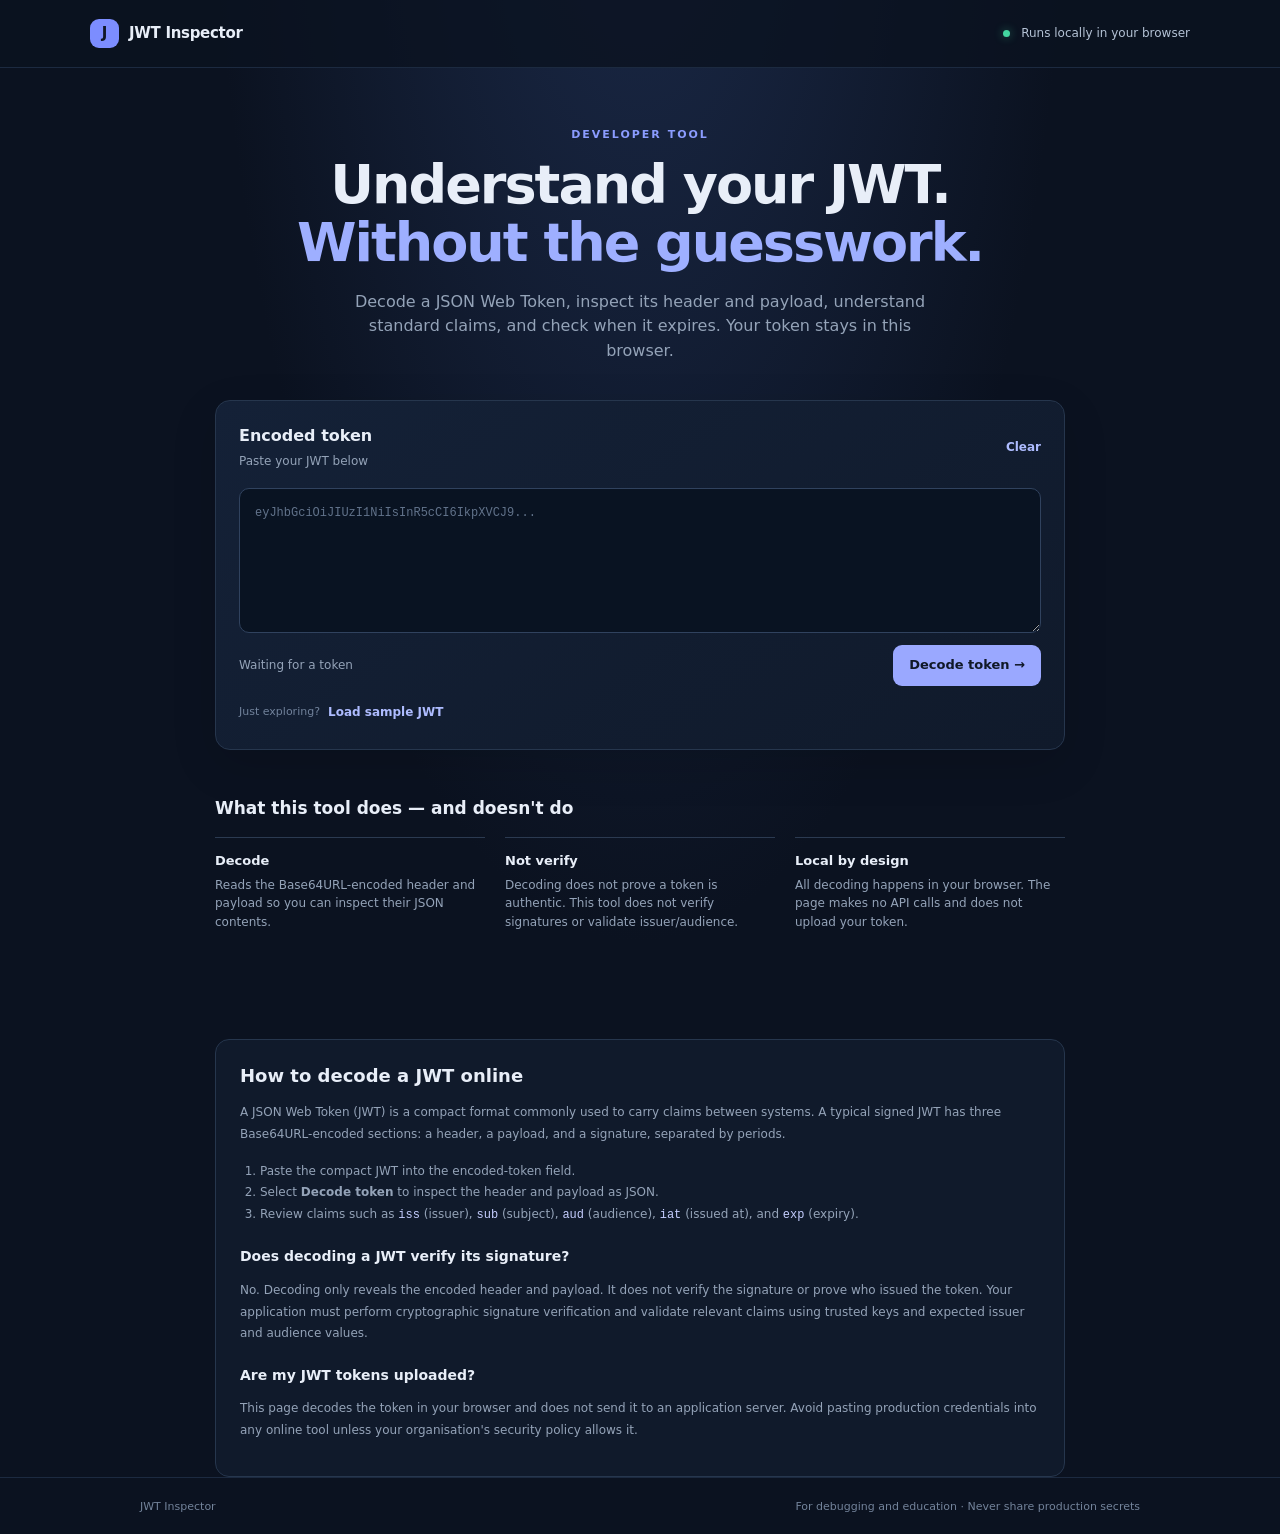
<file: jwt-inspector 6/index.html>
<!doctype html>
<html lang="en">
<head>
  <meta name="google-site-verification" content="Mtsmn7WAQJWVu_jxiciRpaUsxRnfBxpbzJGZ7dyKtbc" />
  <meta charset="utf-8">
  <meta name="viewport" content="width=device-width, initial-scale=1">
  <meta name="description" content="Decode JSON Web Tokens locally. Inspect JWT header, payload, expiry and standard claims without sending tokens to a server.">
  <meta name="theme-color" content="#101827">
  <meta name="robots" content="index,follow,max-image-preview:large">
  <link rel="canonical" href="https://jwt-inspector.keshavramaiah.workers.dev/">
  <meta property="og:type" content="website">
  <meta property="og:title" content="JWT Inspector — Free Online JWT Decoder">
  <meta property="og:description" content="Decode JWT headers and payloads, inspect standard claims and check expiry locally in your browser.">
  <meta property="og:url" content="https://jwt-inspector.keshavramaiah.workers.dev/">
  <title>JWT Decoder &amp; Inspector — Free Online JWT Parser</title>
  <link rel="stylesheet" href="styles.css">
</head>
<body>
  <header class="topbar">
    <a class="brand" href="./" aria-label="JWT Inspector home"><span class="brand-mark">J</span> JWT Inspector</a>
    <span class="privacy"><span class="dot"></span> Runs locally in your browser</span>
  </header>

  <main class="container">
    <section class="intro">
      <p class="eyebrow">DEVELOPER TOOL</p>
      <h1>Understand your JWT.<br><span>Without the guesswork.</span></h1>
      <p class="subhead">Decode a JSON Web Token, inspect its header and payload, understand standard claims, and check when it expires. Your token stays in this browser.</p>
    </section>

    <section class="workspace" aria-label="JWT decoder">
      <div class="panel input-panel">
        <div class="panel-heading">
          <div><h2>Encoded token</h2><p>Paste your JWT below</p></div>
          <button id="clearBtn" class="text-button" type="button">Clear</button>
        </div>
        <label class="sr-only" for="tokenInput">JWT token</label>
        <textarea id="tokenInput" spellcheck="false" autocapitalize="off" autocomplete="off" placeholder="eyJhbGciOiJIUzI1NiIsInR5cCI6IkpXVCJ9..."></textarea>
        <div class="input-footer">
          <span id="tokenStatus" class="status">Waiting for a token</span>
          <button id="decodeBtn" class="primary-button" type="button">Decode token <span aria-hidden="true">→</span></button>
        </div>
        <div class="sample-row"><span>Just exploring?</span><button id="sampleBtn" class="text-button" type="button">Load sample JWT</button></div>
      </div>

      <div id="results" class="results" hidden>
        <section class="summary-grid" aria-label="Token summary">
          <article class="summary-card"><span class="summary-label">EXPIRATION</span><strong id="expiryValue">—</strong><small id="expiryRelative">—</small></article>
          <article class="summary-card"><span class="summary-label">ISSUED AT</span><strong id="issuedValue">—</strong><small>From <code>iat</code> claim</small></article>
          <article class="summary-card"><span class="summary-label">ALGORITHM</span><strong id="algorithmValue">—</strong><small>Header <code>alg</code></small></article>
        </section>

        <section id="expiryNotice" class="notice" aria-live="polite"></section>

        <section class="panel data-panel">
          <div class="panel-heading">
            <div><h2>Decoded contents</h2><p>Base64URL-decoded JSON</p></div>
          </div>
          <div class="tabs" role="tablist" aria-label="Decoded token sections">
            <button class="tab active" id="headerTab" role="tab" aria-selected="true" aria-controls="headerPane">Header</button>
            <button class="tab" id="payloadTab" role="tab" aria-selected="false" aria-controls="payloadPane">Payload</button>
          </div>
          <div id="headerPane" class="code-pane" role="tabpanel" aria-labelledby="headerTab">
            <div class="code-toolbar"><span>HEADER JSON</span><button class="copy-button" data-copy="headerOutput" type="button">Copy</button></div>
            <pre><code id="headerOutput"></code></pre>
          </div>
          <div id="payloadPane" class="code-pane" role="tabpanel" aria-labelledby="payloadTab" hidden>
            <div class="code-toolbar"><span>PAYLOAD JSON</span><button class="copy-button" data-copy="payloadOutput" type="button">Copy</button></div>
            <pre><code id="payloadOutput"></code></pre>
          </div>
        </section>

        <section class="panel claims-panel">
          <div class="panel-heading"><div><h2>Standard claims</h2><p>Common registered JWT claims, when present</p></div></div>
          <div id="claimsList" class="claims-list"></div>
        </section>
      </div>

      <div id="errorBox" class="error-box" role="alert" hidden></div>
    </section>

    <section class="explain">
      <h2>What this tool does — and doesn't do</h2>
      <div class="explain-grid">
        <article><h3>Decode</h3><p>Reads the Base64URL-encoded header and payload so you can inspect their JSON contents.</p></article>
        <article><h3>Not verify</h3><p>Decoding does not prove a token is authentic. This tool does not verify signatures or validate issuer/audience.</p></article>
        <article><h3>Local by design</h3><p>All decoding happens in your browser. The page makes no API calls and does not upload your token.</p></article>
      </div>
    </section>
  </main>

  <section class="seo-content" aria-labelledby="jwt-guide-title">
    <h2 id="jwt-guide-title">How to decode a JWT online</h2>
    <p>A JSON Web Token (JWT) is a compact format commonly used to carry claims between systems. A typical signed JWT has three Base64URL-encoded sections: a header, a payload, and a signature, separated by periods.</p>
    <ol>
      <li>Paste the compact JWT into the encoded-token field.</li>
      <li>Select <strong>Decode token</strong> to inspect the header and payload as JSON.</li>
      <li>Review claims such as <code>iss</code> (issuer), <code>sub</code> (subject), <code>aud</code> (audience), <code>iat</code> (issued at), and <code>exp</code> (expiry).</li>
    </ol>
    <h3>Does decoding a JWT verify its signature?</h3>
    <p>No. Decoding only reveals the encoded header and payload. It does not verify the signature or prove who issued the token. Your application must perform cryptographic signature verification and validate relevant claims using trusted keys and expected issuer and audience values.</p>
    <h3>Are my JWT tokens uploaded?</h3>
    <p>This page decodes the token in your browser and does not send it to an application server. Avoid pasting production credentials into any online tool unless your organisation's security policy allows it.</p>
  </section>

  <footer><span>JWT Inspector</span><span>For debugging and education · Never share production secrets</span></footer>
  <script src="app.js"></script>
</body>
</html>
</file>
<file: jwt-inspector 6/styles.css>
:root{color-scheme:dark;--bg:#0b1220;--panel:#111c2e;--panel2:#0d1727;--line:#26364d;--muted:#94a3b8;--text:#e8eef8;--accent:#8b9cff;--green:#43d6a0;--red:#ff7e88;--amber:#f4c66a}
*{box-sizing:border-box}body{margin:0;background:radial-gradient(ellipse at 50% -20%,#1c2b4b 0,transparent 48%),var(--bg);color:var(--text);font:15px/1.55 Inter,ui-sans-serif,system-ui,-apple-system,BlinkMacSystemFont,"Segoe UI",sans-serif}
button,textarea{font:inherit}.topbar{height:68px;border-bottom:1px solid #1c2a40;display:flex;align-items:center;justify-content:space-between;padding:0 max(24px,calc((100vw - 1100px)/2));background:#0b1220cc}.brand{display:flex;gap:10px;align-items:center;color:var(--text);text-decoration:none;font-weight:700;letter-spacing:-.3px}.brand-mark{display:grid;place-items:center;width:29px;height:29px;border-radius:9px;background:#7c8dff;color:#101827;font-weight:900}.privacy{font-size:12px;color:#b4c2d5}.dot{display:inline-block;width:7px;height:7px;border-radius:50%;background:var(--green);margin-right:7px;box-shadow:0 0 10px #43d6a077}
.container{max-width:1000px;margin:0 auto;padding:58px 24px 70px}.intro{text-align:center;max-width:690px;margin:0 auto 36px}.eyebrow{font-size:11px;letter-spacing:2px;color:var(--accent);font-weight:800;margin:0 0 13px}.intro h1{font-size:clamp(34px,6vw,54px);line-height:1.08;letter-spacing:-2px;margin:0;font-weight:780}.intro h1 span{color:#9eafff}.subhead{color:var(--muted);font-size:16px;max-width:600px;margin:17px auto 0}
.workspace{max-width:850px;margin:0 auto}.panel,.summary-card{background:linear-gradient(145deg,#142137,#101a2b);border:1px solid var(--line);border-radius:15px;box-shadow:0 15px 45px #0002}.input-panel{padding:23px}.panel-heading{display:flex;align-items:center;justify-content:space-between;gap:15px}.panel-heading h2{font-size:16px;margin:0;font-weight:700}.panel-heading p{font-size:12px;color:var(--muted);margin:3px 0 0}.text-button{border:0;background:transparent;color:#aebcff;padding:5px 0;cursor:pointer;font-size:12px;font-weight:650}.text-button:hover{color:#fff}
textarea{display:block;width:100%;height:145px;resize:vertical;margin:18px 0 12px;padding:15px;border:1px solid #30425e;border-radius:10px;background:#091322;color:#dce7fa;outline:none;font:12px/1.65 ui-monospace,SFMono-Regular,Menlo,monospace}textarea:focus{border-color:#8999ff;box-shadow:0 0 0 3px #8999ff20}textarea::placeholder{color:#61728a}.input-footer{display:flex;align-items:center;justify-content:space-between;gap:12px}.status{font-size:12px;color:var(--muted)}.status.good{color:var(--green)}.status.bad{color:var(--red)}.primary-button{border:0;border-radius:9px;padding:10px 16px;background:#9aa8ff;color:#101827;font-weight:750;font-size:13px;cursor:pointer}.primary-button:hover{background:#b4beff}.sample-row{display:flex;gap:8px;align-items:center;margin-top:12px;font-size:11px;color:#71829b}
.results{margin-top:18px}.summary-grid{display:grid;grid-template-columns:repeat(3,1fr);gap:12px;margin-bottom:12px}.summary-card{padding:15px 17px}.summary-label{display:block;color:#8799b5;font-size:10px;font-weight:800;letter-spacing:1px}.summary-card strong{display:block;font-size:16px;margin-top:8px;overflow-wrap:anywhere}.summary-card small{display:block;color:var(--muted);font-size:11px;margin-top:3px}.summary-card code{color:#b9c5ff}.notice{padding:11px 14px;border-radius:9px;margin:0 0 12px;font-size:12px;border:1px solid var(--line);background:#152238}.notice.valid{border-color:#287b62;color:#a4f0d2}.notice.expired{border-color:#8c4a52;color:#ffb1b7}.notice.warning{border-color:#8a713e;color:#f6d994}
.data-panel,.claims-panel{padding:20px;margin-top:12px}.tabs{display:flex;gap:5px;border-bottom:1px solid var(--line);margin-top:17px}.tab{border:0;background:none;color:#8192ad;padding:9px 13px;cursor:pointer;font-size:12px;border-bottom:2px solid transparent}.tab.active{color:#dce3ff;border-color:#9aa8ff}.code-toolbar{display:flex;justify-content:space-between;align-items:center;padding:12px 2px 5px;color:#7e90aa;font-size:10px;font-weight:800;letter-spacing:1px}.copy-button{border:1px solid #344661;background:#17243a;color:#c8d4e8;border-radius:6px;padding:4px 9px;font-size:10px;cursor:pointer}.code-pane pre{margin:0;padding:13px;background:#091322;border:1px solid #1d2c43;border-radius:8px;overflow:auto;max-height:310px;color:#c9d7ee;font:12px/1.65 ui-monospace,SFMono-Regular,Menlo,monospace;white-space:pre-wrap;overflow-wrap:anywhere}
.claims-list{display:grid;grid-template-columns:repeat(2,1fr);gap:8px;margin-top:16px}.claim{background:#0d1727;border:1px solid #22334b;border-radius:8px;padding:10px 12px;min-width:0}.claim span{display:block;color:#8799b5;font-size:10px;text-transform:uppercase;letter-spacing:.7px}.claim strong{display:block;font-size:12px;margin-top:4px;overflow-wrap:anywhere}.error-box{margin-top:14px;padding:12px 14px;background:#351b28;border:1px solid #874354;color:#ffc0c5;border-radius:9px;font-size:12px}
.explain{max-width:850px;margin:45px auto 0}.explain h2{font-size:17px;margin:0 0 15px}.explain-grid{display:grid;grid-template-columns:repeat(3,1fr);gap:20px}.explain-grid article{border-top:1px solid #2b3a51;padding-top:13px}.explain-grid h3{font-size:13px;margin:0 0 5px}.explain-grid p{font-size:12px;color:var(--muted);margin:0}footer{border-top:1px solid #1c2a40;padding:20px max(24px,calc((100vw - 1000px)/2));display:flex;justify-content:space-between;gap:20px;color:#73839a;font-size:11px}
.sr-only{position:absolute;width:1px;height:1px;padding:0;margin:-1px;overflow:hidden;clip:rect(0,0,0,0);white-space:nowrap;border:0}
@media(max-width:650px){.container{padding:42px 15px 55px}.topbar{padding:0 16px}.privacy{font-size:10px}.intro h1{letter-spacing:-1.3px}.input-panel{padding:16px}.summary-grid{grid-template-columns:1fr}.summary-card{padding:12px 14px}.claims-list,.explain-grid{grid-template-columns:1fr}footer{padding:18px 16px;flex-direction:column;gap:4px}.input-footer{align-items:flex-start;flex-direction:column}.primary-button{width:100%}}

.seo-content{max-width:850px;margin:38px auto 0;padding:22px 24px;border:1px solid var(--line);border-radius:14px;background:#101a2b}
.seo-content h2{font-size:18px;margin:0 0 10px}.seo-content h3{font-size:14px;margin:20px 0 6px}
.seo-content p,.seo-content li{font-size:12px;color:var(--muted);line-height:1.8}
.seo-content ol{padding-left:20px}.seo-content code{color:#c5ceff}
</file>
